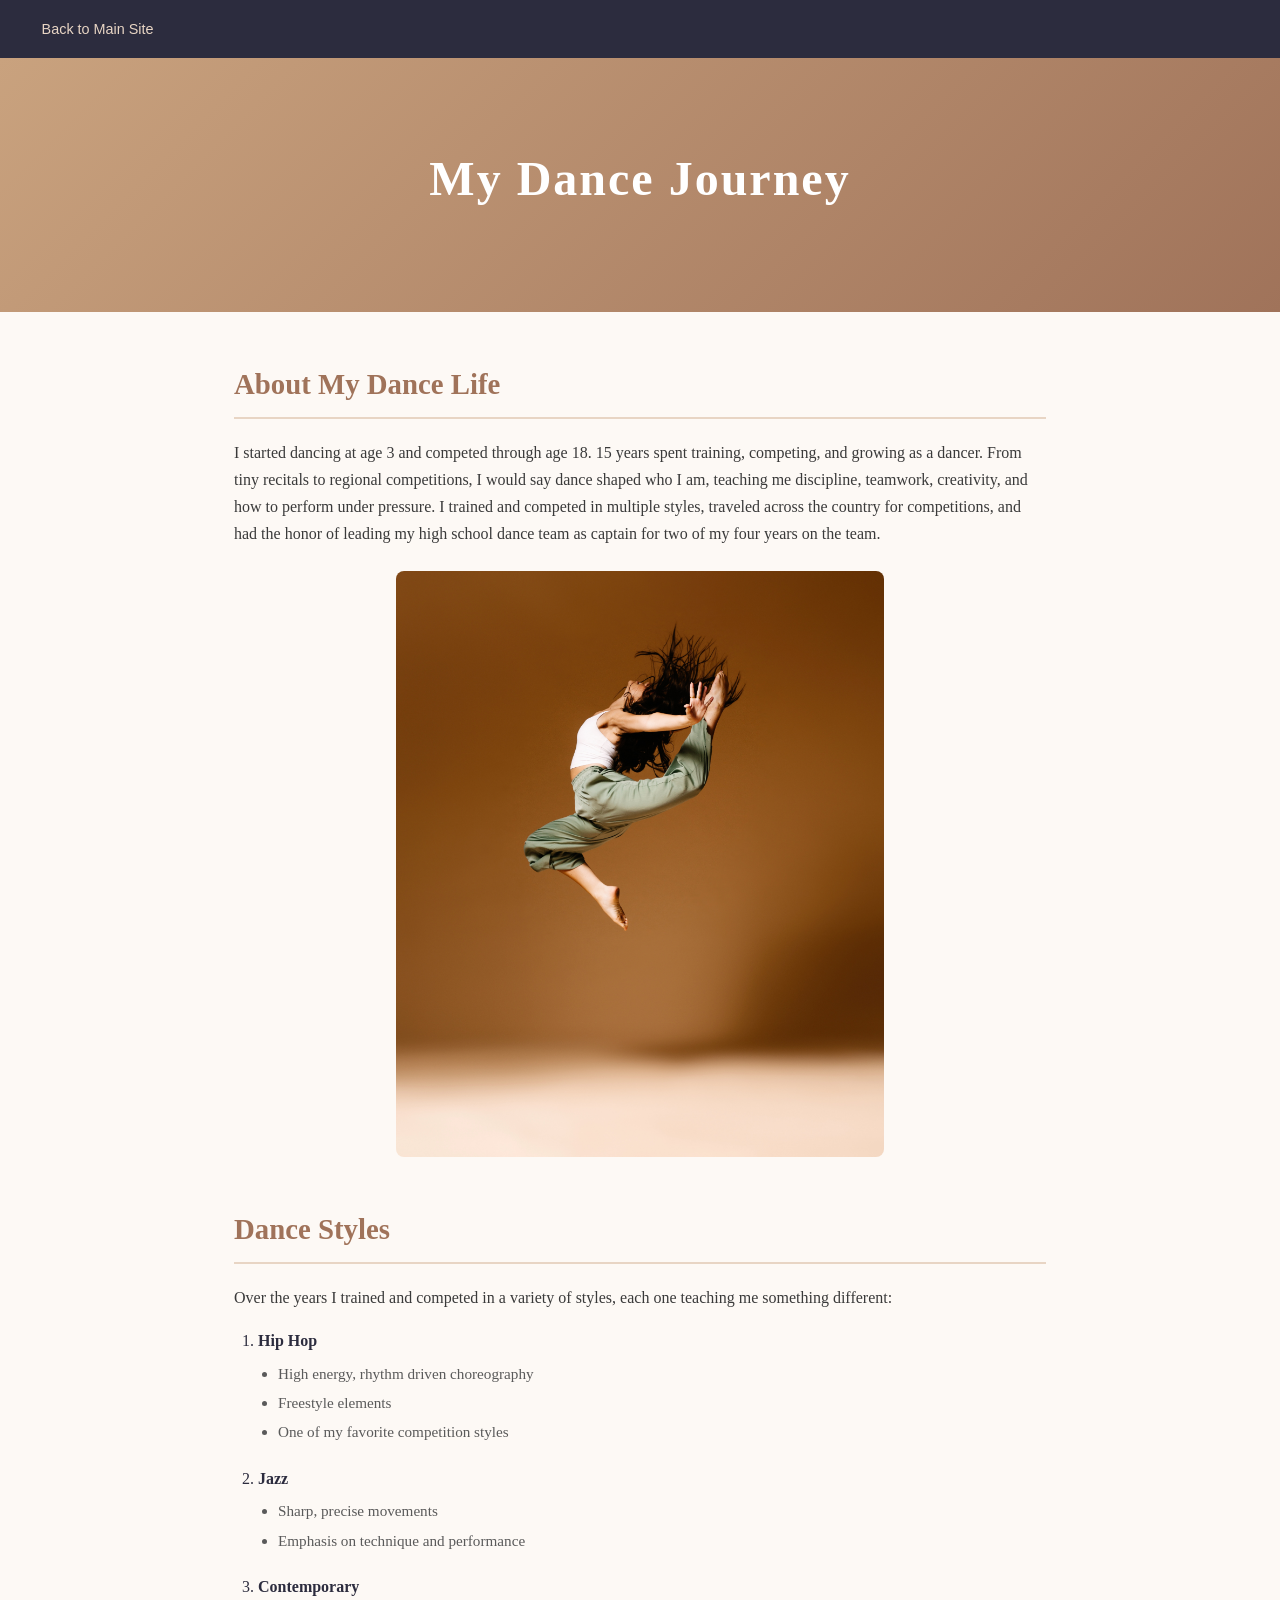
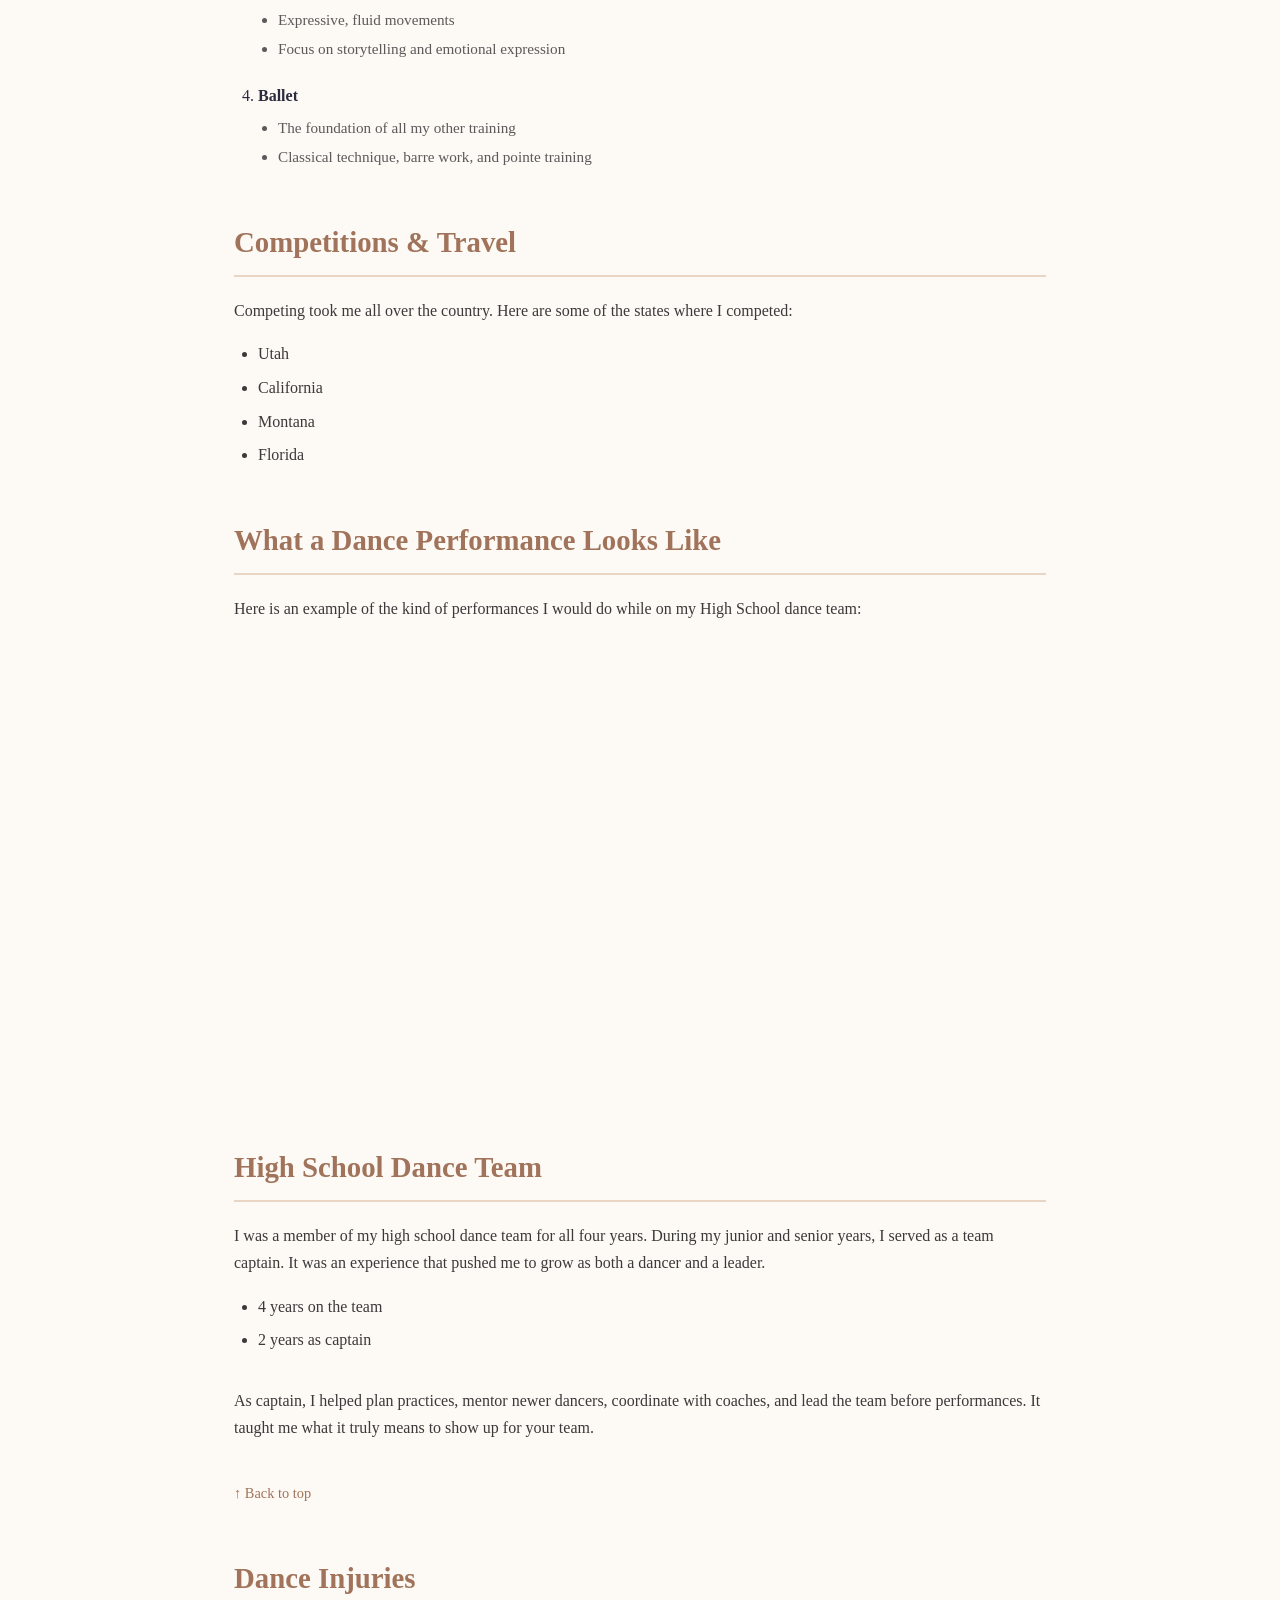
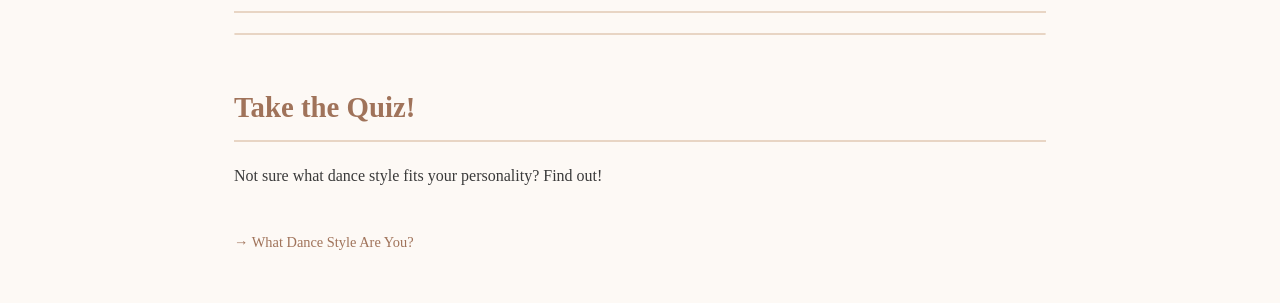
<file: fromscratch.html>
<!DOCTYPE html>
<html lang="en">
<head>
  <meta charset="UTF-8" />
  <meta name="viewport" content="width=device-width, initial-scale=1.0"/>
  <title>My Dance Journey</title>
  <link rel="stylesheet" href="fromscratch.css" />
</head>
<body>

  <header>
    <nav>
      <a href="index.html">Back to Main Site</a>
    </nav>
    <div class="hero" id="top">
      <h1>My Dance Journey</h1>
    
    </div>
  </header>

  <main>

    <div class="content-block" id="about">
      <h2>About My Dance Life</h2>
      <p>
        I started dancing at age 3 and competed through age 18. 15 years spent training, competing, and growing as a dancer.
        From tiny recitals to regional competitions, I would say dance shaped who I am, teaching me discipline, teamwork,
        creativity, and how to perform under pressure. I trained and competed in multiple styles, traveled
        across the country for competitions, and had the honor of leading my high school dance team as captain for two of my
        four years on the team.
      </p>
      <img src="assets/img/IMG_3941.jpeg" alt="Dance Picture" class="section-img" />
    </div>

    <div class="content-block" id="styles">
      <h2>Dance Styles</h2>
      <p>Over the years I trained and competed in a variety of styles, each one teaching me something different:</p>
      <ol class="styles-list">
        <li>
          <strong>Hip Hop</strong>
          <ul>
            <li>High energy, rhythm driven choreography</li>
            <li>Freestyle elements</li>
            <li>One of my favorite competition styles</li>
          </ul>
        </li>
        <li>
          <strong>Jazz</strong>
          <ul>
            <li>Sharp, precise movements</li>
            <li>Emphasis on technique and performance</li>
          </ul>
        </li>
        <li>
          <strong>Contemporary</strong>
          <ul>
            <li>Expressive, fluid movements</li>
            <li>Focus on storytelling and emotional expression</li>
          </ul>
        </li>
        <li>
          <strong>Ballet</strong>
          <ul>
            <li>The foundation of all my other training</li>
            <li>Classical technique, barre work, and pointe training</li>
          </ul>
        </li>
      </ol>
    </div>

    <div class="content-block" id="competitions">
      <h2>Competitions &amp; Travel</h2>
      <p>Competing took me all over the country. Here are some of the states where I competed:</p>
      <ul class="simple-list">
        <li>Utah</li>
        <li>California</li>
        <li>Montana</li>
        <li>Florida</li>
      </ul>
    </div>

    <div class="content-block" id="video">
      <h2>What a Dance Performance Looks Like</h2>
      <p>Here is an example of the kind of performances I would do while on my High School dance team:</p>
      <div class="video-wrapper">
        <iframe
          src="https://www.youtube.com/embed/lzcHQGuR4MI"
          title="Competition Dance Performance"
          frameborder="0"
          allow="accelerometer; autoplay; clipboard-write; encrypted-media; gyroscope; picture-in-picture"
          allowfullscreen>
        </iframe>
      </div>
    </div>

    <div class="content-block" id="team">
      <h2>High School Dance Team</h2>
      <p>
        I was a member of my high school dance team for all four years. During my junior and senior years,
        I served as a team captain. It was an experience that pushed me to grow as both a dancer and a leader.
      </p>
      <ul class="simple-list">
        <li>4 years on the team</li>
        <li>2 years as captain</li>
      </ul>
      <p>
        <br>
        As captain, I helped plan practices, mentor newer dancers, coordinate with coaches, and
        lead the team before performances. It taught me what it truly means to show up for your team.
      </p>
      <a href="#top" class="anchor-link">&#8593; Back to top</a>
    </div>

    <div class="content-block" id="tableau">
      <h2>Dance Injuries</h2>
      <div class="tableau-wrapper">
        <div class='tableauPlaceholder' id='viz1776710314215' style='position: relative'><noscript><a href='#'><img alt='Dance injuries ' src='https:&#47;&#47;public.tableau.com&#47;static&#47;images&#47;Da&#47;DanceTheMostCommonInjuries&#47;Danceinjuries&#47;1_rss.png' style='border: none' /></a></noscript><object class='tableauViz'  style='display:none;'><param name='host_url' value='https%3A%2F%2Fpublic.tableau.com%2F' /> <param name='embed_code_version' value='3' /> <param name='site_root' value='' /><param name='name' value='DanceTheMostCommonInjuries&#47;Danceinjuries' /><param name='tabs' value='no' /><param name='toolbar' value='yes' /><param name='static_image' value='https:&#47;&#47;public.tableau.com&#47;static&#47;images&#47;Da&#47;DanceTheMostCommonInjuries&#47;Danceinjuries&#47;1.png' /> <param name='animate_transition' value='yes' /><param name='display_static_image' value='yes' /><param name='display_spinner' value='yes' /><param name='display_overlay' value='yes' /><param name='display_count' value='yes' /><param name='language' value='en-US' /></object></div>
        <script type='text/javascript'>
          var divElement = document.getElementById('viz1776710314215');
          var vizElement = divElement.getElementsByTagName('object')[0];
          if ( divElement.offsetWidth > 800 ) { vizElement.style.width='1200px';vizElement.style.height='727px';} else if ( divElement.offsetWidth > 500 ) { vizElement.style.width='1200px';vizElement.style.height='727px';} else { vizElement.style.width='100%';vizElement.style.height='2027px';}
          var scriptElement = document.createElement('script');
          scriptElement.src = 'https://public.tableau.com/javascripts/api/viz_v1.js';
          vizElement.parentNode.insertBefore(scriptElement, vizElement);
        </script>
      </div>
      <p style="font-size: 0.85rem; color: #888; margin-top: 0.5rem;">
    
      </p>
    </div>
<div class="content-block">
  <h2>Take the Quiz!</h2>
  <p>Not sure what dance style fits your personality? Find out!</p>
  <a href="webapp.html" class="anchor-link">→ What Dance Style Are You?</a>
</div>
  </main>

  
</body>
</html>
</file>
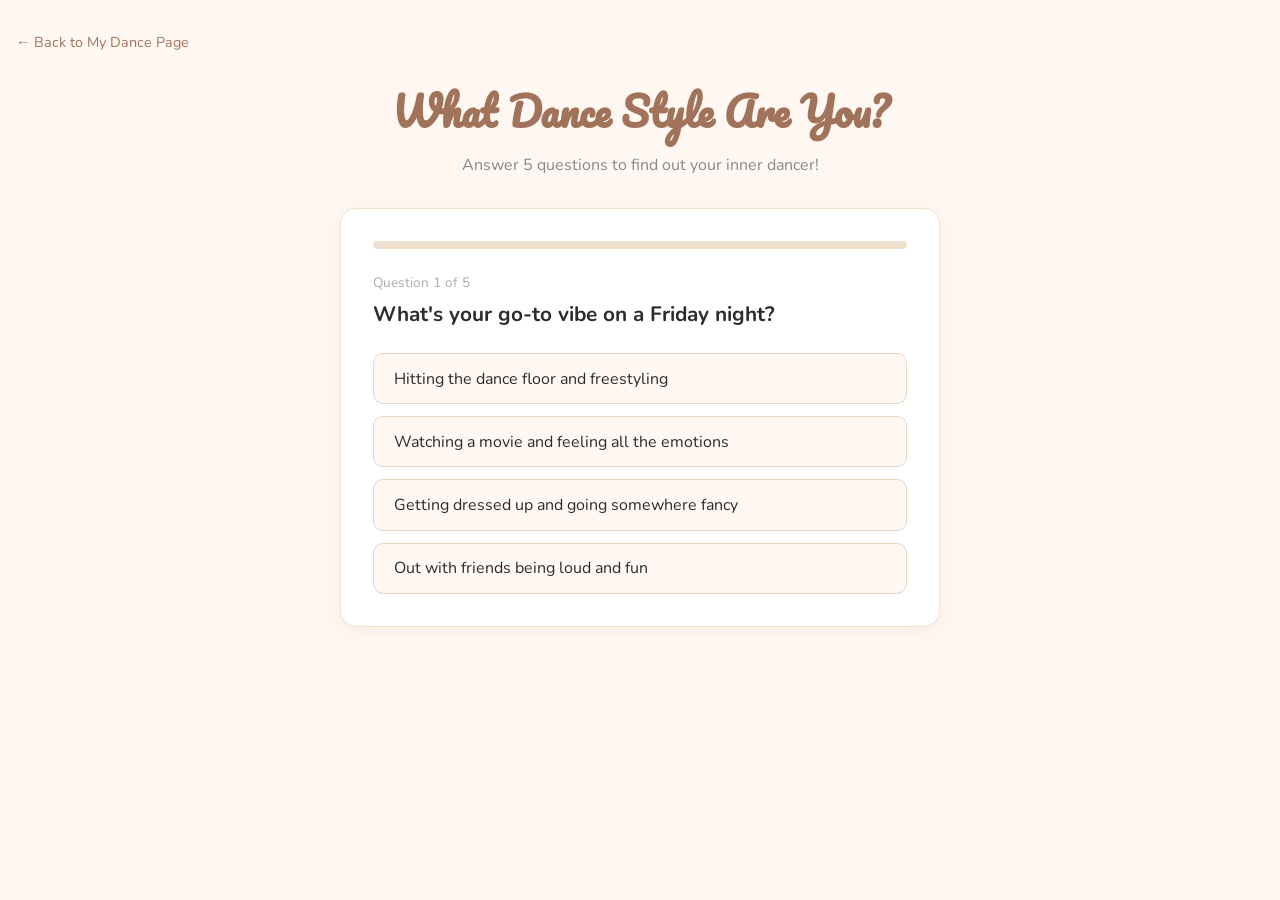
<file: webapp.html>
<!DOCTYPE html>
<html lang="en">
<head>
  <meta charset="UTF-8" />
  <meta name="viewport" content="width=device-width, initial-scale=1.0"/>
  <title>What Dance Style Are You?</title>
  <style>
    @import url('https://fonts.googleapis.com/css2?family=Pacifico&family=Nunito:wght@400;600;700&display=swap');

    * {
      box-sizing: border-box;
      margin: 0;
      padding: 0;
    }

    body {
      font-family: 'Nunito', sans-serif;
      background-color: #fff8f2;
      color: #2c2c2c;
      min-height: 100vh;
      display: flex;
      flex-direction: column;
      align-items: center;
      padding: 2rem 1rem;
    }

    header {
      text-align: center;
      margin-bottom: 2rem;
    }

    header h1 {
      font-family: 'Pacifico', cursive;
      font-size: 2.5rem;
      color: #a0735a;
      margin-bottom: 0.5rem;
    }

    header p {
      font-size: 1rem;
      color: #888;
    }

    .back-link {
      align-self: flex-start;
      margin-bottom: 1.5rem;
      color: #a0735a;
      text-decoration: none;
      font-size: 0.9rem;
    }

    .back-link:hover {
      text-decoration: underline;
    }

    .quiz-box {
      background: #fff;
      border-radius: 16px;
      border: 1px solid #f0e0d0;
      padding: 2rem;
      max-width: 600px;
      width: 100%;
      box-shadow: 0 4px 20px rgba(160, 115, 90, 0.1);
    }

    .progress-bar-wrap {
      background: #f0e0d0;
      border-radius: 99px;
      height: 8px;
      margin-bottom: 1.5rem;
      overflow: hidden;
    }

    .progress-bar-fill {
      background: #c9a27e;
      height: 100%;
      border-radius: 99px;
      transition: width 0.4s ease;
    }

    .question-label {
      font-size: 0.85rem;
      color: #aaa;
      margin-bottom: 0.5rem;
    }

    .question-text {
      font-size: 1.3rem;
      font-weight: 700;
      color: #2c2c2c;
      margin-bottom: 1.5rem;
      line-height: 1.4;
    }

    .options {
      display: flex;
      flex-direction: column;
      gap: 0.75rem;
    }

    .option-btn {
      background: #fff8f2;
      border: 1.5px solid #e8d5c4;
      border-radius: 10px;
      padding: 0.85rem 1.25rem;
      font-family: 'Nunito', sans-serif;
      font-size: 1rem;
      color: #2c2c2c;
      cursor: pointer;
      text-align: left;
      transition: all 0.2s;
    }

    .option-btn:hover {
      background: #f5e6d8;
      border-color: #c9a27e;
      transform: translateX(4px);
    }

    .option-btn.selected {
      background: #c9a27e;
      border-color: #a0735a;
      color: #fff;
    }

    .next-btn {
      margin-top: 1.5rem;
      background: #a0735a;
      color: #fff;
      border: none;
      border-radius: 10px;
      padding: 0.85rem 2rem;
      font-family: 'Nunito', sans-serif;
      font-size: 1rem;
      font-weight: 700;
      cursor: pointer;
      width: 100%;
      transition: background 0.2s;
      display: none;
    }

    .next-btn:hover {
      background: #2c2c3e;
    }

    .result-box {
      text-align: center;
      display: none;
    }

    .result-emoji {
      font-size: 4rem;
      margin-bottom: 1rem;
    }

    .result-title {
      font-family: 'Pacifico', cursive;
      font-size: 2rem;
      color: #a0735a;
      margin-bottom: 0.75rem;
    }

    .result-desc {
      font-size: 1rem;
      color: #555;
      line-height: 1.7;
      margin-bottom: 1.5rem;
    }

    .retake-btn {
      background: #2c2c3e;
      color: #fff;
      border: none;
      border-radius: 10px;
      padding: 0.85rem 2rem;
      font-family: 'Nunito', sans-serif;
      font-size: 1rem;
      font-weight: 700;
      cursor: pointer;
      transition: background 0.2s;
    }

    .retake-btn:hover {
      background: #a0735a;
    }
  </style>
</head>
<body>

  <a href="fromscratch.html" class="back-link">← Back to My Dance Page</a>

  <header>
    <h1>What Dance Style Are You?</h1>
    <p>Answer 5 questions to find out your inner dancer!</p>
  </header>

  <div class="quiz-box">
    <div id="quiz-section">
      <div class="progress-bar-wrap">
        <div class="progress-bar-fill" id="progress-bar" style="width: 0%"></div>
      </div>
      <div class="question-label" id="question-label">Question 1 of 5</div>
      <div class="question-text" id="question-text"></div>
      <div class="options" id="options"></div>
      <button class="next-btn" id="next-btn">Next →</button>
    </div>

    <div class="result-box" id="result-box">
      <div class="result-emoji" id="result-emoji"></div>
      <div class="result-title" id="result-title"></div>
      <div class="result-desc" id="result-desc"></div>
      <button class="retake-btn" onclick="restartQuiz()">Retake the Quiz</button>
    </div>
  </div>

  <script>
    const questions = [
      {
        text: "What's your go-to vibe on a Friday night?",
        options: [
          { text: "Hitting the dance floor and freestyling", style: "hiphop" },
          { text: "Watching a movie and feeling all the emotions", style: "contemporary" },
          { text: "Getting dressed up and going somewhere fancy", style: "ballet" },
          { text: "Out with friends being loud and fun", style: "jazz" }
        ]
      },
      {
        text: "Pick a word that describes you best:",
        options: [
          { text: "Fierce", style: "hiphop" },
          { text: "Graceful", style: "ballet" },
          { text: "Expressive", style: "contemporary" },
          { text: "Energetic", style: "jazz" }
        ]
      },
      {
        text: "What kind of music do you vibe with most?",
        options: [
          { text: "Hip hop and R&B", style: "hiphop" },
          { text: "Classical or orchestral", style: "ballet" },
          { text: "Indie or alternative", style: "contemporary" },
          { text: "Pop or upbeat anything", style: "jazz" }
        ]
      },
      {
        text: "How do you handle stress?",
        options: [
          { text: "Channel it into energy and power through", style: "hiphop" },
          { text: "Take a quiet moment and breathe", style: "ballet" },
          { text: "Journal or process your feelings", style: "contemporary" },
          { text: "Distract yourself with something fun", style: "jazz" }
        ]
      },
      {
        text: "What matters most to you in a performance?",
        options: [
          { text: "Bringing the hype and energy", style: "hiphop" },
          { text: "Perfecting every detail", style: "ballet" },
          { text: "Making people feel something", style: "contemporary" },
          { text: "Having fun and entertaining the crowd", style: "jazz" }
        ]
      }
    ];

    const results = {
      hiphop: {
        emoji: "🔥",
        title: "Hip Hop",
        desc: "You are bold, confident, and full of energy. You don't follow the rules — you make your own. Hip hop is your style because you bring passion and power to everything you do. You thrive in the spotlight and love expressing yourself on your own terms."
      },
      ballet: {
        emoji: "🩰",
        title: "Ballet",
        desc: "You are disciplined, graceful, and detail-oriented. You believe that true artistry comes from hard work and dedication. Ballet suits you perfectly — you appreciate beauty, precision, and the quiet confidence that comes from mastering something difficult."
      },
      contemporary: {
        emoji: "🌊",
        title: "Contemporary",
        desc: "You are deeply emotional, creative, and expressive. You feel things deeply and love using movement to tell a story. Contemporary dance is your match — it's raw, honest, and full of meaning, just like you."
      },
      jazz: {
        emoji: "✨",
        title: "Jazz",
        desc: "You are fun, vibrant, and the life of the party. You light up every room you walk into and bring joy to everyone around you. Jazz is your style — upbeat, expressive, and impossible not to smile at."
      }
    };

    let current = 0;
    let scores = { hiphop: 0, ballet: 0, contemporary: 0, jazz: 0 };
    let selected = null;

    function loadQuestion() {
      const q = questions[current];
      document.getElementById('question-label').textContent = `Question ${current + 1} of ${questions.length}`;
      document.getElementById('question-text').textContent = q.text;
      document.getElementById('progress-bar').style.width = `${(current / questions.length) * 100}%`;

      const optionsDiv = document.getElementById('options');
      optionsDiv.innerHTML = '';
      selected = null;
      document.getElementById('next-btn').style.display = 'none';

      q.options.forEach((opt, i) => {
        const btn = document.createElement('button');
        btn.className = 'option-btn';
        btn.textContent = opt.text;
        btn.onclick = () => selectOption(btn, opt.style, i);
        optionsDiv.appendChild(btn);
      });
    }

    function selectOption(btn, style, index) {
      document.querySelectorAll('.option-btn').forEach(b => b.classList.remove('selected'));
      btn.classList.add('selected');
      selected = style;
      document.getElementById('next-btn').style.display = 'block';
    }

    document.getElementById('next-btn').onclick = () => {
      if (!selected) return;
      scores[selected]++;
      current++;
      if (current < questions.length) {
        loadQuestion();
      } else {
        showResult();
      }
    };

    function showResult() {
      document.getElementById('progress-bar').style.width = '100%';
      document.getElementById('quiz-section').style.display = 'none';
      const resultBox = document.getElementById('result-box');
      resultBox.style.display = 'block';

      const top = Object.keys(scores).reduce((a, b) => scores[a] > scores[b] ? a : b);
      const r = results[top];
      document.getElementById('result-emoji').textContent = r.emoji;
      document.getElementById('result-title').textContent = r.title;
      document.getElementById('result-desc').textContent = r.desc;
    }

    function restartQuiz() {
      current = 0;
      scores = { hiphop: 0, ballet: 0, contemporary: 0, jazz: 0 };
      selected = null;
      document.getElementById('quiz-section').style.display = 'block';
      document.getElementById('result-box').style.display = 'none';
      loadQuestion();
    }

    loadQuestion();
  </script>

</body>
</html>
</file>
<file: fromscratch.css>
/* fromscratch.css — custom stylesheet for dance page */

* {
  box-sizing: border-box;
  margin: 0;
  padding: 0;
}

body {
  font-family: 'Georgia', serif;
  color: #2c2c2c;
  background-color: #fdf9f5;
  line-height: 1.7;
}

nav {
  background-color: #2c2c3e;
  display: flex;
  flex-wrap: wrap;
  gap: 0.5rem;
  padding: 0.75rem 2rem;
}

nav a {
  color: #e8d5c4;
  text-decoration: none;
  font-family: 'Arial', sans-serif;
  font-size: 0.9rem;
  padding: 0.3rem 0.6rem;
  border-radius: 4px;
  transition: background 0.2s;
}

nav a:hover {
  background-color: #c9a27e;
  color: #fff;
}

.hero {
  background-color: #c9a27e;
  background-image: linear-gradient(135deg, #c9a27e 0%, #a0735a 100%);
  color: #fff;
  text-align: center;
  padding: 5rem 2rem;
}

.hero h1 {
  font-size: 3rem;
  font-family: 'Georgia', serif;
  margin-bottom: 0.75rem;
  letter-spacing: 2px;
}

.hero p {
  font-size: 1.2rem;
  opacity: 0.9;
  font-style: italic;
}

.content-block {
  max-width: 860px;
  margin: 3rem auto;
  padding: 0 1.5rem;
}

.content-block h2 {
  font-size: 1.8rem;
  color: #a0735a;
  border-bottom: 2px solid #e8d5c4;
  padding-bottom: 0.5rem;
  margin-bottom: 1.25rem;
  font-family: 'Georgia', serif;
}

.content-block h3 {
  font-size: 1.2rem;
  color: #2c2c3e;
  margin-bottom: 0.5rem;
}

.content-block p {
  font-size: 1rem;
  margin-bottom: 1rem;
  color: #3a3a3a;
}

.section-img {
  width: 60%;
  display: block;
  margin: 1.5rem auto;
  border-radius: 8px;
}

.styles-list {
  padding-left: 1.5rem;
  margin-top: 1rem;
}

.styles-list > li {
  margin-bottom: 1.25rem;
  font-size: 1rem;
  color: #2c2c3e;
}

.styles-list ul {
  padding-left: 1.25rem;
  margin-top: 0.4rem;
  list-style-type: disc;
}

.styles-list ul li {
  font-size: 0.95rem;
  color: #5a5a5a;
  margin-bottom: 0.2rem;
}

.simple-list {
  padding-left: 1.5rem;
  margin-top: 0.75rem;
  list-style-type: disc;
}

.simple-list li {
  font-size: 1rem;
  color: #3a3a3a;
  margin-bottom: 0.4rem;
}

.video-wrapper {
  position: relative;
  padding-bottom: 56.25%;
  height: 0;
  overflow: hidden;
  border-radius: 8px;
  margin-top: 1rem;
}

.video-wrapper iframe {
  position: absolute;
  top: 0;
  left: 0;
  width: 100%;
  height: 100%;
  border: none;
}

.anchor-link {
  display: inline-block;
  margin-top: 1.5rem;
  color: #a0735a;
  text-decoration: none;
  font-size: 0.9rem;
}

.anchor-link:hover {
  text-decoration: underline;
}

.tableau-wrapper {
  width: 100%;
  margin-top: 1rem;
  border-radius: 8px;
  overflow: hidden;
  border: 1px solid #e8d5c4;
}

footer {
  background-color: #2c2c3e;
  color: #e8d5c4;
  text-align: center;
  padding: 1.5rem;
  font-family: 'Arial', sans-serif;
  font-size: 0.9rem;
  margin-top: 4rem;
}
</file>
